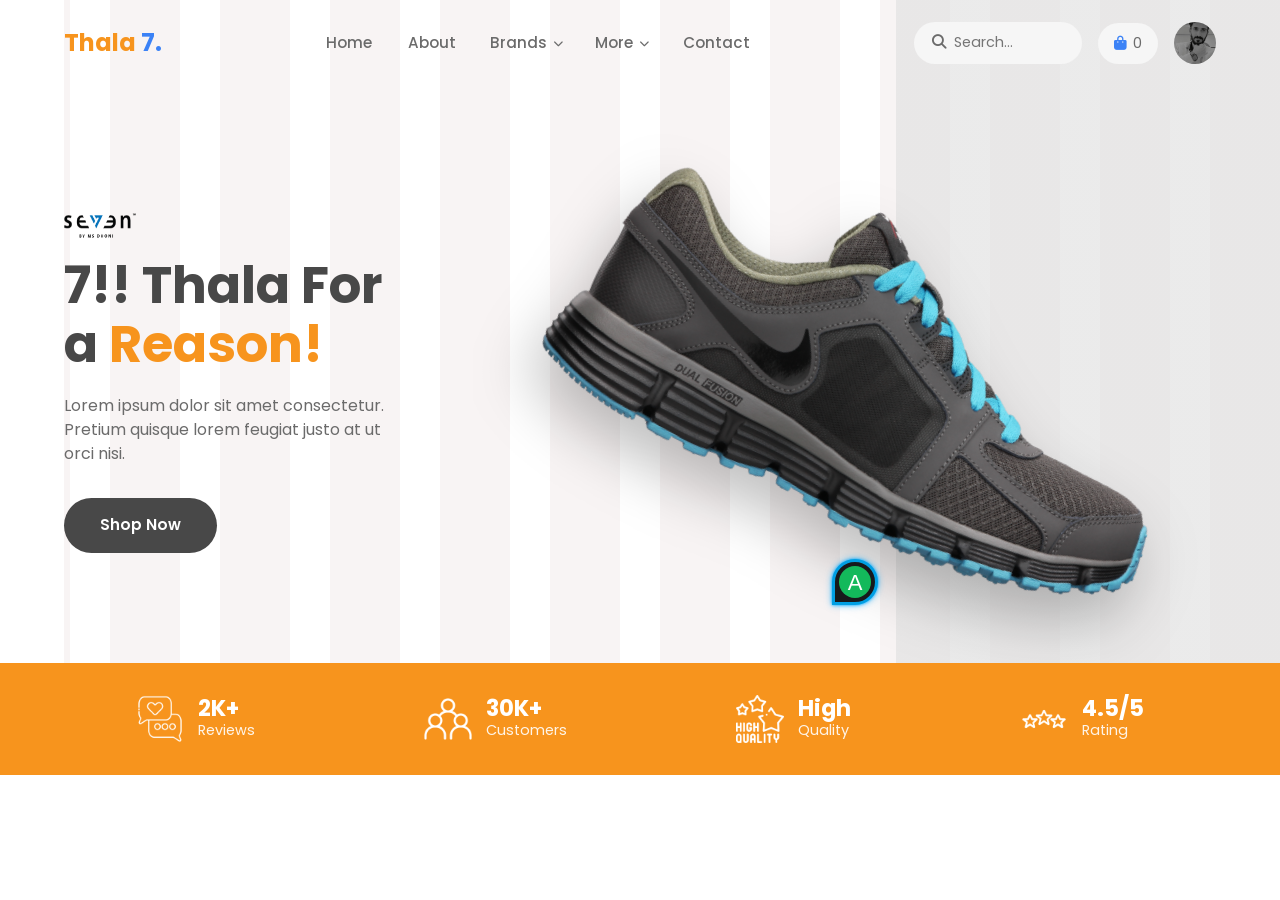
<file: index.html>
<!doctype html>
<html lang="en">
  <head>
    <meta charset="UTF-8" />
    <meta name="viewport" content="width=device-width, initial-scale=1.0" />
    <meta
      name="description"
      content="Thala 7 Sneaker Store - Premium sneakers for every occasion."
    />
    <title>Thala 7 - Sneaker Store</title>
    <link
      rel="stylesheet"
      href="https://cdnjs.cloudflare.com/ajax/libs/font-awesome/6.5.2/css/all.min.css"
    />
    <link rel="preconnect" href="https://fonts.googleapis.com" />
    <link rel="preconnect" href="https://fonts.gstatic.com" crossorigin />
    <link
      href="https://fonts.googleapis.com/css2?family=Poppins:wght@400;500;600;700;800&display=swap"
      rel="stylesheet"
    />

    <link
      rel="icon"
      type="image/png"
      sizes="32x32"
      href="favicon_io/favicon-32x32.png"
    />
    <link
      rel="icon"
      type="image/png"
      sizes="16x16"
      href="favicon_io/favicon-16x16.png"
    />
    <link rel="shortcut icon" href="favicon_io/favicon.ico" />
    <link rel="apple-touch-icon" href="favicon_io/apple-touch-icon.png" />

    <link rel="stylesheet" href="style.css" />
  </head>

  <body>
    <main class="store-container">
      <div class="landing-top">
        <!-- Header -->
        <header class="header">
          <!-- Logo -->
          <a href="index.html" class="logo">
            <span>Thala</span>
            <strong>7.</strong>
          </a>

          <!-- Navigation -->
          <nav class="navbar">
            <div class="nav-links">
              <a href="index.html" class="nav-link">Home</a>
              <a href="#" class="nav-link">About</a>

              <div class="dropdown">
                <button
                  class="dropdown-toggle"
                  tabindex="0"
                  aria-haspopup="true"
                  aria-expanded="false"
                >
                  <span>Brands</span>
                  <i class="fa-solid fa-chevron-down"></i>
                </button>

                <ul class="dropdown-menu">
                  <li><a href="product.html">Nike</a></li>
                  <li><a href="product.html">Adidas</a></li>
                  <li><a href="product.html">Puma</a></li>
                </ul>
              </div>

              <div class="dropdown">
                <button
                  class="dropdown-toggle"
                  tabindex="0"
                  aria-haspopup="true"
                  aria-expanded="false"
                >
                  <span>More</span>
                  <i class="fa-solid fa-chevron-down"></i>
                </button>

                <ul class="dropdown-menu">
                  <li><a href="product.html">Shop</a></li>
                  <li><a href="cart.html">Explore</a></li>
                </ul>
              </div>

              <a href="#" class="nav-link">Contact</a>
            </div>
          </nav>

          <!-- Header Actions -->
          <div class="header-actions">
            <!-- Search -->
            <div class="search-box">
              <span class="search-icon">
                <i class="fa-solid fa-magnifying-glass"></i>
              </span>
              <input type="text" placeholder="Search..." />
            </div>

            <!-- Cart -->
            <button
              type="button"
              class="icon-button cart-button"
              aria-label="Shopping cart"
            >
              <a href="cart.html">
                <span class="cart-icon">
                  <i class="fa-solid fa-bag-shopping"></i>
                </span>
              </a>
              <span class="cart-count">0</span>
            </button>

            <!-- Profile -->
            <button type="button" class="profile-button" aria-label="Profile">
              <img src="images/profile-pic.jpg" alt="Profile" />
            </button>
          </div>
        </header>

        <!-- Hero Section -->
        <section class="hero">
          <div class="hero-left">
            <div class="hero-content">
              <div class="seven-brand">
                <img src="images/seven-logo.png" alt="seven-logo" />
              </div>

              <h1>
                7!! Thala For<br />
                a <span>Reason!</span>
              </h1>

              <p class="hero-description">
                Lorem ipsum dolor sit amet consectetur.<br />
                Pretium quisque lorem feugiat justo at ut orci nisi.
              </p>

              <a href="product.html" class="shop-button">Shop Now</a>
            </div>
          </div>

          <div class="hero-right">
            <div class="hero-background"></div>
            <img src="images/hero-shoe.png" class="hero-shoe" alt="Sneaker" />
          </div>

          <div class="floating-badge">
            <span>A</span>
          </div>
        </section>
      </div>

      <!-- Service Overview -->
      <section class="service-overview">
        <!-- Reviews -->
        <div class="service-item">
          <div class="service-icon">
            <img src="images/reviews.png" alt="customer-reviews" />
          </div>
          <div class="service-text">
            <strong>2K+</strong>
            <span>Reviews</span>
          </div>
        </div>

        <!-- Customers -->
        <div class="service-item">
          <div class="service-icon">
            <img src="images/customers.png" alt="customers" />
          </div>
          <div class="service-text">
            <strong>30K+</strong>
            <span>Customers</span>
          </div>
        </div>

        <!-- High Quality -->
        <div class="service-item">
          <div class="service-icon">
            <img src="images/high-quality.png" alt="quality" />
          </div>
          <div class="service-text">
            <strong>High</strong>
            <span>Quality</span>
          </div>
        </div>

        <!-- Rating -->
        <div class="service-item">
          <div class="service-icon">
            <img src="images/ratings.png" alt="ratings" />
          </div>
          <div class="service-text">
            <strong>4.5/5</strong>
            <span>Rating</span>
          </div>
        </div>
      </section>
    </main>
  </body>
</html>
</file>
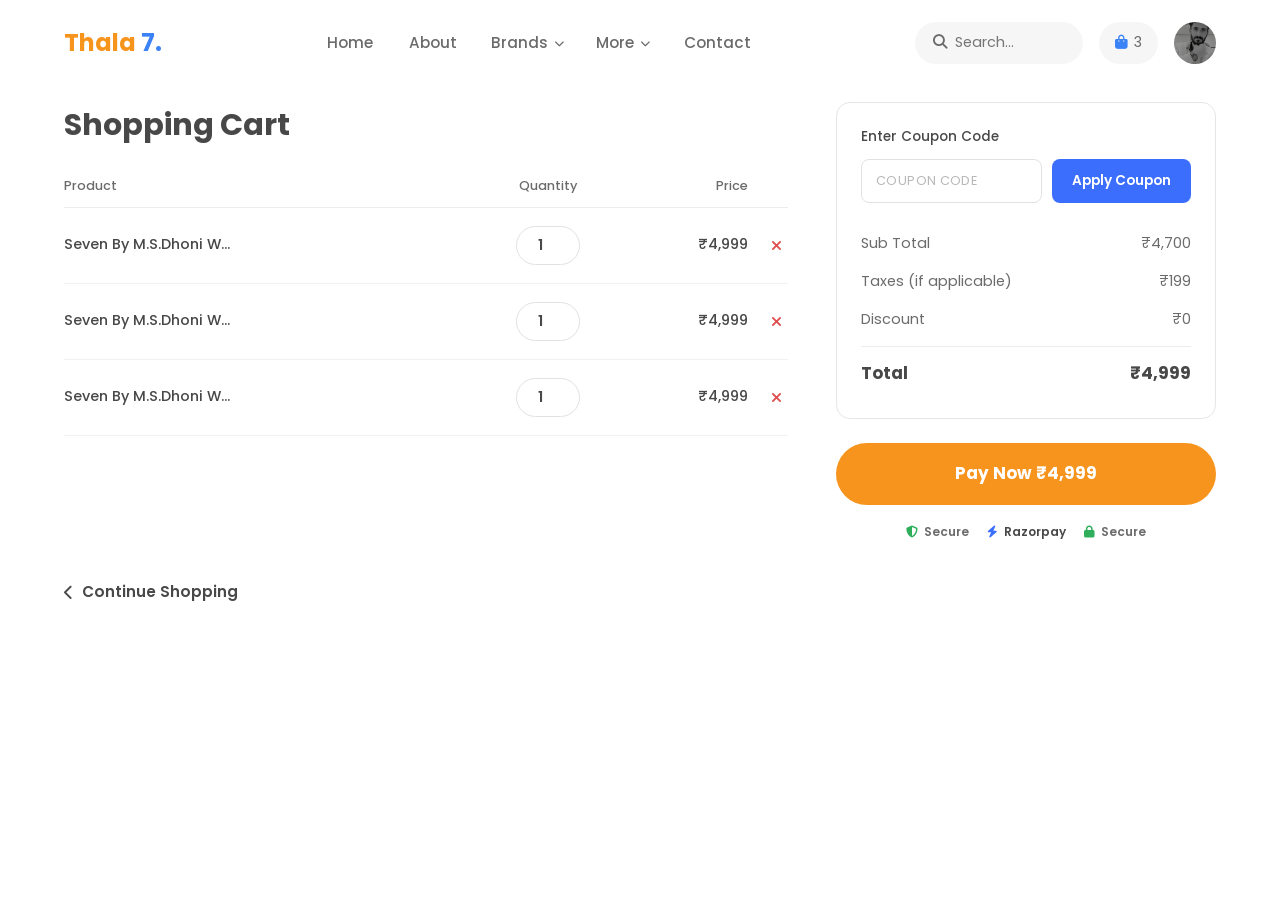
<file: cart.html>
<!doctype html>
<html lang="en">
  <head>
    <meta charset="UTF-8" />
    <meta name="viewport" content="width=device-width, initial-scale=1.0" />
    <meta name="description" content="Shopping Cart - Thala 7 Sneaker Store." />
    <title>Shopping Cart - Thala 7</title>
    <link
      rel="stylesheet"
      href="https://cdnjs.cloudflare.com/ajax/libs/font-awesome/6.5.2/css/all.min.css"
    />
    <link rel="preconnect" href="https://fonts.googleapis.com" />
    <link rel="preconnect" href="https://fonts.gstatic.com" crossorigin />
    <link
      href="https://fonts.googleapis.com/css2?family=Poppins:wght@400;500;600;700;800&display=swap"
      rel="stylesheet"
    />
    <link
      rel="icon"
      type="image/png"
      sizes="32x32"
      href="favicon_io/favicon-32x32.png"
    />
    <link
      rel="icon"
      type="image/png"
      sizes="16x16"
      href="favicon_io/favicon-16x16.png"
    />
    <link rel="shortcut icon" href="favicon_io/favicon.ico" />
    <link rel="apple-touch-icon" href="favicon_io/apple-touch-icon.png" />
    <link rel="stylesheet" href="style.css" />
  </head>

  <body>
    <main class="store-container">
      <header class="header">
        <a href="index.html" class="logo">
          <span>Thala</span>
          <strong>7.</strong>
        </a>

        <nav class="navbar">
          <div class="nav-links">
            <a href="index.html" class="nav-link">Home</a>
            <a href="#" class="nav-link">About</a>

            <div class="dropdown">
              <button
                class="dropdown-toggle"
                aria-haspopup="true"
                aria-expanded="false"
              >
                <span>Brands</span>
                <i class="fa-solid fa-chevron-down"></i>
              </button>

              <ul class="dropdown-menu">
                <li><a href="product.html">Nike</a></li>
                <li><a href="product.html">Adidas</a></li>
                <li><a href="product.html">Puma</a></li>
              </ul>
            </div>

            <div class="dropdown">
              <button
                class="dropdown-toggle"
                aria-haspopup="true"
                aria-expanded="false"
              >
                <span>More</span>
                <i class="fa-solid fa-chevron-down"></i>
              </button>

              <ul class="dropdown-menu">
                <li><a href="product.html">Shop</a></li>
                <li><a href="cart.html">Explore</a></li>
              </ul>
            </div>

            <a href="#" class="nav-link">Contact</a>
          </div>
        </nav>

        <div class="header-actions">
          <div class="search-box">
            <span class="search-icon">
              <i class="fa-solid fa-magnifying-glass"></i>
            </span>
            <input type="text" placeholder="Search..." />
          </div>

          <a
            href="cart.html"
            class="icon-button cart-button"
            aria-label="Shopping cart"
          >
            <span class="cart-icon">
              <i class="fa-solid fa-bag-shopping"></i>
            </span>
            <span class="cart-count">3</span>
          </a>

          <button type="button" class="profile-button" aria-label="Profile">
            <img src="images/profile-pic.jpg" alt="Profile" />
          </button>
        </div>
      </header>

      <!-- Cart Section -->
      <section class="cart-section">
        <!-- Left container -->
        <div class="cart-left">
          <h1 class="cart-heading">Shopping Cart</h1>

          <table class="cart-table">
            <thead>
              <tr>
                <th class="col-product">Product</th>
                <th class="col-quantity">Quantity</th>
                <th class="col-price">Price</th>
                <th class="col-remove"></th>
              </tr>
            </thead>
            <tbody>
              <tr class="cart-row">
                <td class="col-product">Seven By M.S.Dhoni W...</td>
                <td class="col-quantity">
                  <input
                    type="number"
                    class="qty-input"
                    value="1"
                    min="1"
                    max="10"
                    aria-label="Quantity"
                  />
                </td>
                <td class="col-price">&#8377;4,999</td>
                <td class="col-remove">
                  <span class="remove-btn" aria-label="Remove item">
                    <i class="fa-solid fa-xmark"></i>
                  </span>
                </td>
              </tr>

              <tr class="cart-row">
                <td class="col-product">Seven By M.S.Dhoni W...</td>
                <td class="col-quantity">
                  <input
                    type="number"
                    class="qty-input"
                    value="1"
                    min="1"
                    max="10"
                    aria-label="Quantity"
                  />
                </td>
                <td class="col-price">&#8377;4,999</td>
                <td class="col-remove">
                  <span class="remove-btn" aria-label="Remove item">
                    <i class="fa-solid fa-xmark"></i>
                  </span>
                </td>
              </tr>

              <tr class="cart-row">
                <td class="col-product">Seven By M.S.Dhoni W...</td>
                <td class="col-quantity">
                  <input
                    type="number"
                    class="qty-input"
                    value="1"
                    min="1"
                    max="10"
                    aria-label="Quantity"
                  />
                </td>
                <td class="col-price">&#8377;4,999</td>
                <td class="col-remove">
                  <span class="remove-btn" aria-label="Remove item">
                    <i class="fa-solid fa-xmark"></i>
                  </span>
                </td>
              </tr>
            </tbody>
          </table>
        </div>

        <!-- Right container -->
        <div class="cart-right">
          <div class="coupon-card">
            <label class="coupon-label" for="couponInput"
              >Enter Coupon Code</label
            >
            <div class="coupon-row">
              <input
                type="text"
                id="couponInput"
                class="coupon-input"
                placeholder="COUPON CODE"
              />
              <button type="button" class="apply-coupon-button">
                Apply Coupon
              </button>
            </div>

            <div class="summary-row">
              <span>Sub Total</span>
              <span>&#8377;4,700</span>
            </div>
            <div class="summary-row">
              <span>Taxes (if applicable)</span>
              <span>&#8377;199</span>
            </div>
            <div class="summary-row">
              <span>Discount</span>
              <span>&#8377;0</span>
            </div>
            <div class="summary-row summary-total">
              <span>Total</span>
              <span>&#8377;4,999</span>
            </div>
          </div>

          <a href="payment.html" class="pay-now-button">
            Pay Now &#8377;4,999
          </a>

          <div class="payment-badges">
            <span class="payment-badge"
              ><i class="fa-solid fa-shield-halved"></i> Secure</span
            >
            <span class="payment-badge payment-badge-brand"
              ><i class="fa-solid fa-bolt"></i> Razorpay</span
            >
            <span class="payment-badge"
              ><i class="fa-solid fa-lock"></i> Secure</span
            >
          </div>
        </div>
      </section>

      <div class="cart-bottom">
        <a href="index.html" class="continue-shopping-link">
          <i class="fa-solid fa-chevron-left"></i> Continue Shopping
        </a>
      </div>
    </main>
  </body>
</html>
</file>
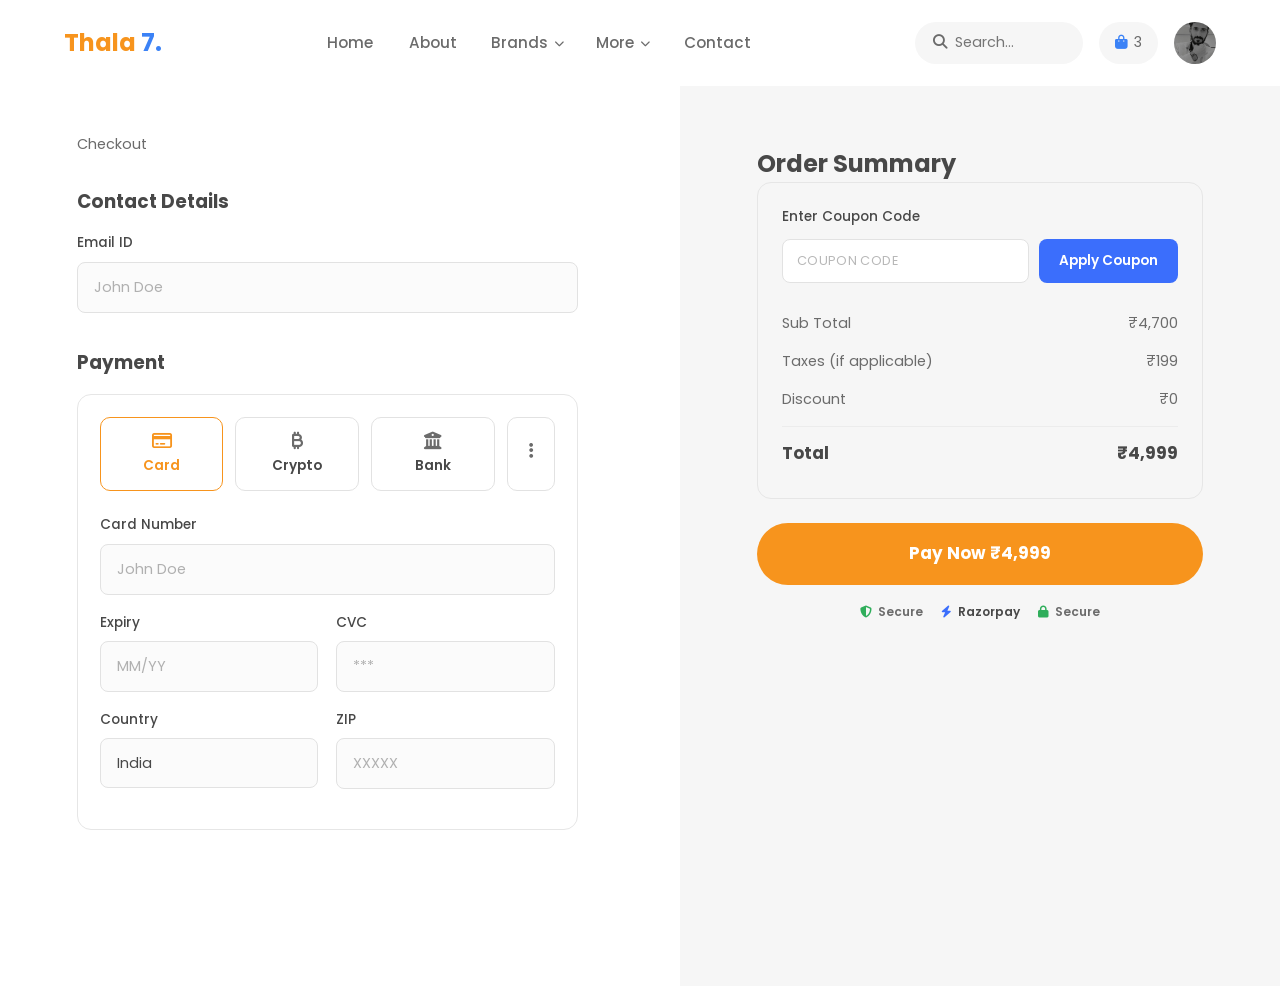
<file: payment.html>
<!doctype html>
<html lang="en">
  <head>
    <meta charset="UTF-8" />
    <meta name="viewport" content="width=device-width, initial-scale=1.0" />
    <meta name="description" content="Checkout - Thala 7 Sneaker Store." />
    <title>Checkout - Thala 7</title>
    <link
      rel="stylesheet"
      href="https://cdnjs.cloudflare.com/ajax/libs/font-awesome/6.5.2/css/all.min.css"
    />
    <link rel="preconnect" href="https://fonts.googleapis.com" />
    <link rel="preconnect" href="https://fonts.gstatic.com" crossorigin />
    <link
      href="https://fonts.googleapis.com/css2?family=Poppins:wght@400;500;600;700;800&display=swap"
      rel="stylesheet"
    />
    <link
      rel="icon"
      type="image/png"
      sizes="32x32"
      href="favicon_io/favicon-32x32.png"
    />
    <link
      rel="icon"
      type="image/png"
      sizes="16x16"
      href="favicon_io/favicon-16x16.png"
    />
    <link rel="shortcut icon" href="favicon_io/favicon.ico" />
    <link rel="apple-touch-icon" href="favicon_io/apple-touch-icon.png" />
    <link rel="stylesheet" href="style.css" />
  </head>

  <body>
    <main class="checkout-page">
      <header class="header">
        <a href="index.html" class="logo">
          <span>Thala</span>
          <strong>7.</strong>
        </a>

        <nav class="navbar">
          <div class="nav-links">
            <a href="index.html" class="nav-link">Home</a>
            <a href="#" class="nav-link">About</a>

            <div class="dropdown">
              <button
                class="dropdown-toggle"
                aria-haspopup="true"
                aria-expanded="false"
              >
                <span>Brands</span>
                <i class="fa-solid fa-chevron-down"></i>
              </button>

              <ul class="dropdown-menu">
                <li><a href="product.html">Nike</a></li>
                <li><a href="product.html">Adidas</a></li>
                <li><a href="product.html">Puma</a></li>
              </ul>
            </div>

            <div class="dropdown">
              <button
                class="dropdown-toggle"
                aria-haspopup="true"
                aria-expanded="false"
              >
                <span>More</span>
                <i class="fa-solid fa-chevron-down"></i>
              </button>

              <ul class="dropdown-menu">
                <li><a href="product.html">Shop</a></li>
                <li><a href="cart.html">Explore</a></li>
              </ul>
            </div>

            <a href="#" class="nav-link">Contact</a>
          </div>
        </nav>

        <div class="header-actions">
          <div class="search-box">
            <span class="search-icon">
              <i class="fa-solid fa-magnifying-glass"></i>
            </span>
            <input type="text" placeholder="Search..." />
          </div>

          <a
            href="cart.html"
            class="icon-button cart-button"
            aria-label="Shopping cart"
          >
            <span class="cart-icon">
              <i class="fa-solid fa-bag-shopping"></i>
            </span>
            <span class="cart-count">3</span>
          </a>

          <button type="button" class="profile-button" aria-label="Profile">
            <img src="images/profile-pic.jpg" alt="Profile" />
          </button>
        </div>
      </header>

      <section class="checkout-section">
        <!-- Left container -->
        <div class="checkout-left">
          <p class="checkout-subheading">Checkout</p>

          <h2 class="section-heading">Contact Details</h2>
          <div class="form-group">
            <label for="emailId" class="form-label">Email ID</label>
            <input
              type="email"
              id="emailId"
              class="form-input"
              placeholder="John Doe"
            />
          </div>

          <h2 class="section-heading">Payment</h2>

          <div class="payment-card">
            <input
              type="radio"
              name="payment-method"
              id="tab-card"
              class="tab-radio"
              checked
            />
            <label for="tab-card" class="payment-tab">
              <i class="fa-regular fa-credit-card"></i>
              Card
            </label>

            <input
              type="radio"
              name="payment-method"
              id="tab-crypto"
              class="tab-radio"
            />
            <label for="tab-crypto" class="payment-tab">
              <i class="fa-solid fa-bitcoin-sign"></i>
              Crypto
            </label>

            <input
              type="radio"
              name="payment-method"
              id="tab-bank"
              class="tab-radio"
            />
            <label for="tab-bank" class="payment-tab">
              <i class="fa-solid fa-building-columns"></i>
              Bank
            </label>

            <span class="payment-tab payment-tab-more" aria-hidden="true">
              <i class="fa-solid fa-ellipsis-vertical"></i>
            </span>

            <!-- Card form -->
            <div class="payment-form" id="form-card">
              <div class="form-group">
                <label for="cardNumber" class="form-label">Card Number</label>
                <input
                  type="text"
                  id="cardNumber"
                  class="form-input"
                  placeholder="John Doe"
                  inputmode="numeric"
                />
              </div>

              <div class="form-row">
                <div class="form-group">
                  <label for="expiry" class="form-label">Expiry</label>
                  <input
                    type="text"
                    id="expiry"
                    class="form-input"
                    placeholder="MM/YY"
                  />
                </div>
                <div class="form-group">
                  <label for="cvc" class="form-label">CVC</label>
                  <input
                    type="text"
                    id="cvc"
                    class="form-input"
                    placeholder="***"
                    inputmode="numeric"
                  />
                </div>
              </div>

              <div class="form-row">
                <div class="form-group">
                  <label for="country" class="form-label">Country</label>
                  <select id="country" class="form-input">
                    <option>India</option>
                    <option>United States</option>
                    <option>United Kingdom</option>
                    <option>Australia</option>
                  </select>
                </div>
                <div class="form-group">
                  <label for="zip" class="form-label">ZIP</label>
                  <input
                    type="text"
                    id="zip"
                    class="form-input"
                    placeholder="XXXXX"
                    inputmode="numeric"
                  />
                </div>
              </div>
            </div>

            <!-- Crypto form -->
            <div class="payment-form" id="form-crypto">
              <div class="form-group">
                <label for="walletAddress" class="form-label"
                  >Wallet Address</label
                >
                <input
                  type="text"
                  id="walletAddress"
                  class="form-input"
                  placeholder="0x0000...0000"
                />
              </div>
              <div class="form-group">
                <label for="cryptoCoin" class="form-label">Coin</label>
                <select id="cryptoCoin" class="form-input">
                  <option>Bitcoin (BTC)</option>
                  <option>Ethereum (ETH)</option>
                  <option>USDT</option>
                </select>
              </div>
            </div>

            <!-- Bank form -->
            <div class="payment-form" id="form-bank">
              <div class="form-group">
                <label for="accountNumber" class="form-label"
                  >Account Number</label
                >
                <input
                  type="text"
                  id="accountNumber"
                  class="form-input"
                  placeholder="0000 0000 0000"
                  inputmode="numeric"
                />
              </div>
              <div class="form-group">
                <label for="ifsc" class="form-label">IFSC Code</label>
                <input
                  type="text"
                  id="ifsc"
                  class="form-input"
                  placeholder="ABCD0123456"
                />
              </div>
            </div>
          </div>
        </div>

        <!-- Right container -->
        <div class="checkout-right">
          <h1 class="order-summary-heading">Order Summary</h1>

          <div class="coupon-card">
            <label class="coupon-label" for="couponInput"
              >Enter Coupon Code</label
            >
            <div class="coupon-row">
              <input
                type="text"
                id="couponInput"
                class="coupon-input"
                placeholder="COUPON CODE"
              />
              <button type="button" class="apply-coupon-button">
                Apply Coupon
              </button>
            </div>

            <div class="summary-row">
              <span>Sub Total</span>
              <span>&#8377;4,700</span>
            </div>
            <div class="summary-row">
              <span>Taxes (if applicable)</span>
              <span>&#8377;199</span>
            </div>
            <div class="summary-row">
              <span>Discount</span>
              <span>&#8377;0</span>
            </div>
            <div class="summary-row summary-total">
              <span>Total</span>
              <span>&#8377;4,999</span>
            </div>
          </div>

          <a href="index.html" class="pay-now-button"> Pay Now &#8377;4,999 </a>

          <div class="payment-badges">
            <span class="payment-badge"
              ><i class="fa-solid fa-shield-halved"></i> Secure</span
            >
            <span class="payment-badge payment-badge-brand"
              ><i class="fa-solid fa-bolt"></i> Razorpay</span
            >
            <span class="payment-badge"
              ><i class="fa-solid fa-lock"></i> Secure</span
            >
          </div>
        </div>
      </section>
    </main>
  </body>
</html>
</file>
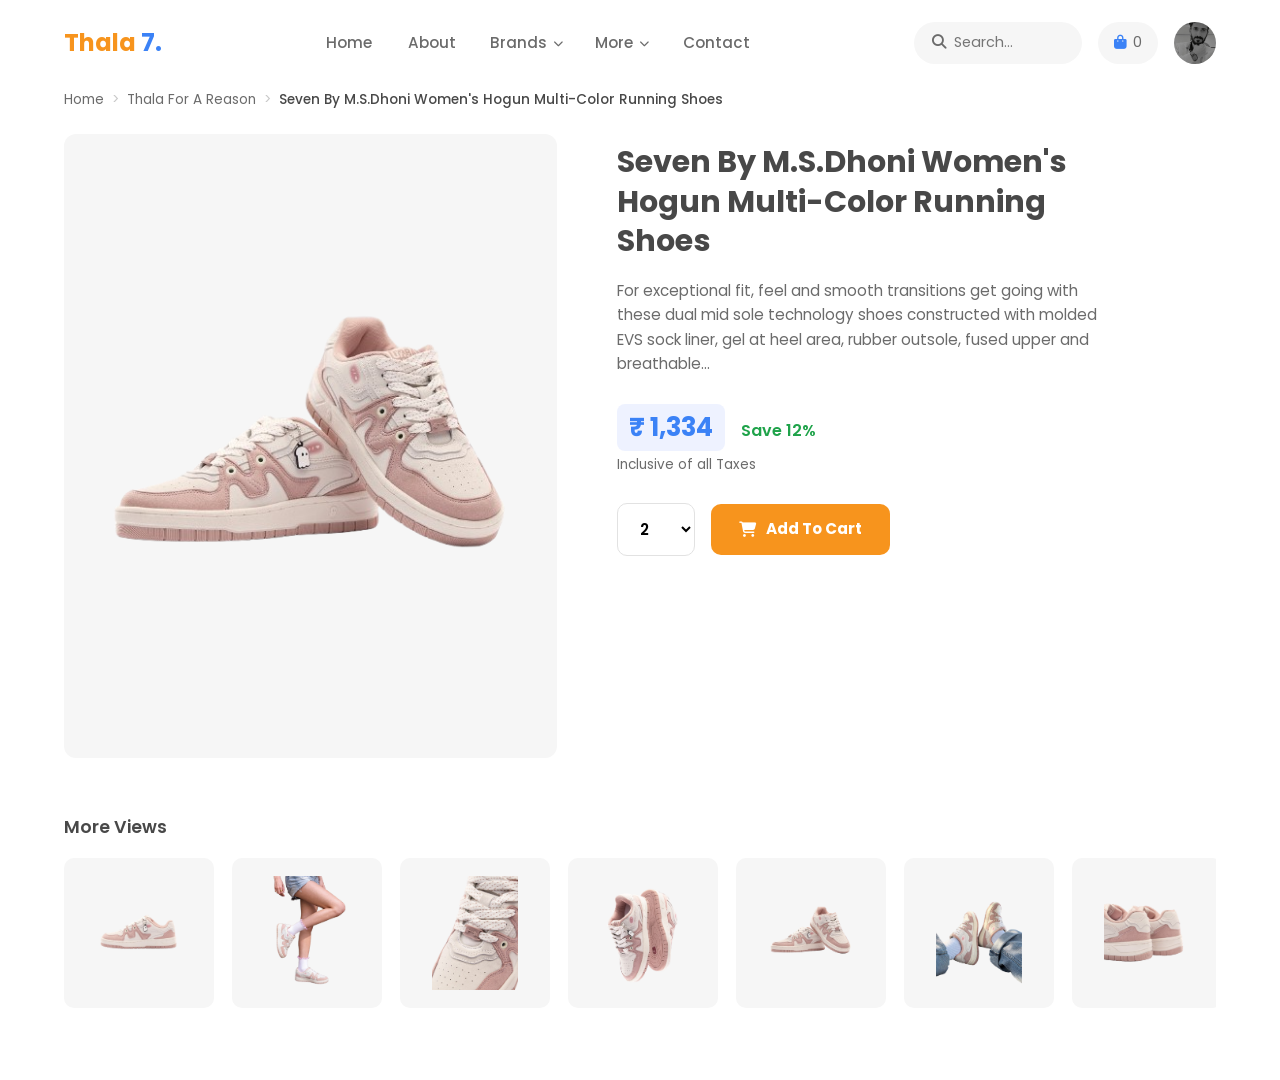
<file: product.html>
<!doctype html>
<html lang="en">
  <head>
    <meta charset="UTF-8" />
    <meta name="viewport" content="width=device-width, initial-scale=1.0" />
    <meta
      name="description"
      content="Seven By M.S.Dhoni Women's Hogun Multi-Color Running Shoes - Thala 7 Sneaker Store."
    />
    <title>Seven By M.S.Dhoni Women's Hogun - Thala 7</title>
    <link
      rel="stylesheet"
      href="https://cdnjs.cloudflare.com/ajax/libs/font-awesome/6.5.2/css/all.min.css"
    />
    <link rel="preconnect" href="https://fonts.googleapis.com" />
    <link rel="preconnect" href="https://fonts.gstatic.com" crossorigin />
    <link
      href="https://fonts.googleapis.com/css2?family=Poppins:wght@400;500;600;700;800&display=swap"
      rel="stylesheet"
    />
    <link rel="stylesheet" href="style.css" />
    <link
      rel="icon"
      type="image/png"
      sizes="32x32"
      href="favicon_io/favicon-32x32.png"
    />
    <link
      rel="icon"
      type="image/png"
      sizes="16x16"
      href="favicon_io/favicon-16x16.png"
    />
    <link rel="shortcut icon" href="favicon_io/favicon.ico" />
    <link rel="apple-touch-icon" href="favicon_io/apple-touch-icon.png" />
  </head>

  <body>
    <main class="store-container">
      <header class="header">
        <a href="index.html" class="logo">
          <span>Thala</span>
          <strong>7.</strong>
        </a>

        <nav class="navbar">
          <div class="nav-links">
            <a href="index.html" class="nav-link">Home</a>
            <a href="#" class="nav-link">About</a>

            <div class="dropdown">
              <button
                class="dropdown-toggle"
                aria-haspopup="true"
                aria-expanded="false"
              >
                <span>Brands</span>
                <i class="fa-solid fa-chevron-down"></i>
              </button>

              <ul class="dropdown-menu">
                <li><a href="product.html">Nike</a></li>
                <li><a href="product.html">Adidas</a></li>
                <li><a href="product.html">Puma</a></li>
              </ul>
            </div>

            <div class="dropdown">
              <button
                class="dropdown-toggle"
                aria-haspopup="true"
                aria-expanded="false"
              >
                <span>More</span>
                <i class="fa-solid fa-chevron-down"></i>
              </button>

              <ul class="dropdown-menu">
                <li><a href="product.html">Shop</a></li>
                <li><a href="cart.html">Explore</a></li>
              </ul>
            </div>

            <a href="#" class="nav-link">Contact</a>
          </div>
        </nav>

        <div class="header-actions">
          <div class="search-box">
            <span class="search-icon">
              <i class="fa-solid fa-magnifying-glass"></i>
            </span>
            <input type="text" placeholder="Search..." />
          </div>

          <a
            href="cart.html"
            class="icon-button cart-button"
            aria-label="Shopping cart"
          >
            <span class="cart-icon">
              <i class="fa-solid fa-bag-shopping"></i>
            </span>
            <span class="cart-count">0</span>
          </a>

          <button type="button" class="profile-button" aria-label="Profile">
            <img src="images/profile-pic.jpg" alt="Profile" />
          </button>
        </div>
      </header>

      <!-- BREADCRUMB -->
      <nav class="breadcrumb" aria-label="Breadcrumb">
        <a href="index.html">Home</a>
        <span class="breadcrumb-sep">&gt;</span>
        <a href="index.html">Thala For A Reason</a>
        <span class="breadcrumb-sep">&gt;</span>
        <span class="breadcrumb-current"
          >Seven By M.S.Dhoni Women's Hogun Multi-Color Running Shoes</span
        >
      </nav>

      <!-- Main Product Display Section -->
      <section class="product-main">
        <!-- Left: main product image -->
        <div class="product-image">
          <img
            id="mainProductImage"
            src="images/shoe-front.png"
            alt="Seven By M.S.Dhoni Women's Hogun Multi-Color Running Shoes"
          />
        </div>

        <!-- Right: product details -->
        <div class="product-details">
          <h1 class="product-name">
            Seven By M.S.Dhoni Women's Hogun Multi-Color Running Shoes
          </h1>

          <p class="product-description">
            For exceptional fit, feel and smooth transitions get going with
            these dual mid sole technology shoes constructed with molded EVS
            sock liner, gel at heel area, rubber outsole, fused upper and
            breathable...
          </p>

          <div class="product-price-row">
            <span class="price-current">&#8377; 1,334</span>
            <span class="price-save">Save 12%</span>
          </div>
          <p class="price-note">Inclusive of all Taxes</p>

          <div class="product-actions">
            <div class="quantity-select">
              <select id="quantity" aria-label="Quantity">
                <option>1</option>
                <option selected>2</option>
                <option>3</option>
                <option>4</option>
                <option>5</option>
              </select>
            </div>

            <a href="cart.html" class="add-to-cart-button">
              <i class="fa-solid fa-cart-shopping"></i>
              Add To Cart
            </a>
          </div>
        </div>
      </section>

      <!-- Bottom Gallery Section -->
      <section class="gallery-section">
        <h2 class="gallery-title">More Views</h2>

        <div class="gallery-scroll">
          <div class="gallery-item">
            <img src="images/shoe-left.png" alt="Left Side view of the shoe" />
          </div>
          <div class="gallery-item">
            <img src="images/shoe-side.png" alt="Side view of the shoe" />
          </div>
          <div class="gallery-item">
            <img src="images/shoe-top.png" alt="Top view of the shoe" />
          </div>
          <div class="gallery-item">
            <img src="images/shoe-bottom.png" alt="Bottom view of the shoe" />
          </div>
          <div class="gallery-item">
            <img src="images/shoe-front.png" alt="Front view of the shoe" />
          </div>
          <div class="gallery-item">
            <img src="images/shoe-sole.png" alt="Sole view of the shoe" />
          </div>
          <div class="gallery-item">
            <img src="images/shoe-back.png" alt="Back view of the shoe" />
          </div>
          <div class="gallery-item">
            <img src="images/shoe-closeup.png" alt="closeup view of the shoe" />
          </div>
        </div>
      </section>
    </main>
  </body>
</html>
</file>
<file: style.css>
* {
  margin: 0;
  padding: 0;
  box-sizing: border-box;
}

:root {
  --orange: #f7941d;
  --dark: #484848;
  --gray-text: #6b6b6b;
  --gray-secondary: #AF99A1;
  --light-bg: #f6f6f6;
  --stripe-bg: #fbfbfb;
  --blue-text: #3b82f6;
  --max-width: 1300px;
}

body {
  font-family: "Poppins", "Segoe UI", Arial, sans-serif;
  color: var(--dark);
  line-height: 1.5;
  overflow-x: hidden;
}

img {
  max-width: 100%;
  display: block;
}

a {
  text-decoration: none;
  color: inherit;
}

/* Header */
.header {
  display: flex;
  align-items: center;
  justify-content: space-between;
  gap: 24px;
  padding: 22px 5%;
  flex-wrap: wrap;
}

.logo {
  font-size: 1.5rem;
  font-weight: 700;
  color: var(--dark);
  white-space: nowrap;
}

.logo span {
  color: var(--orange);
}

.logo strong {
  color: var(--blue-text);
}

.navbar {
  flex: 1;
  display: flex;
  justify-content: center;
}

.nav-links {
  display: flex;
  align-items: center;
  gap: 32px;
}

.nav-link {
  font-size: 0.95rem;
  font-weight: 500;
  color: var(--gray-text);
  padding: 6px 2px;
  transition: color 0.2s ease;
}

.nav-link:hover,
.nav-link.active {
  color: var(--orange);
}

.dropdown {
  position: relative;
  display: inline-block;
}

.dropdown-toggle {
  display: inline-flex;
  align-items: center;
  gap: 6px;
  background: transparent;
  border: none;
  cursor: pointer;
  padding: 8px 0;
  font-family: inherit;
  font-size: 0.95rem;
  font-weight: 500;
  color: var(--gray-text);
  line-height: 1.2;
}

.dropdown-toggle i {
  font-size: 10px;
  transition: transform 0.2s ease;
}

/* Dropdown Menu */
.dropdown-menu {
  position: absolute;
  top: 100%;
  left: 0;
  min-width: 140px;
  margin: 0;
  padding: 8px 0;
  list-style: none;
  background-color: #ffffff;
  border: 1px solid #e2e8f0;
  border-radius: 6px;
  box-shadow: 0 4px 12px rgba(0, 0, 0, 0.08);
  opacity: 0;
  visibility: hidden;
  transform: translateY(8px);
  transition: all 0.2s ease;
  z-index: 1000;
}

.dropdown-menu a {
  display: block;
  padding: 8px 16px;
  color: #333;
  text-decoration: none;
  font-size: 14px;
}

.dropdown-menu a:hover {
  background-color: #f1f5f9;
}

/* Show menu on hover */
.dropdown:hover .dropdown-menu {
  opacity: 1;
  visibility: visible;
  transform: translateY(0);
}

.header-actions {
  display: flex;
  align-items: center;
  gap: 16px;
}

.search-box {
  display: flex;
  align-items: center;
  gap: 8px;
  background: var(--light-bg);
  border-radius: 999px;
  padding: 10px 18px;
}

.search-box input {
  border: none;
  background: transparent;
  outline: none;
  font-family: inherit;
  font-size: 0.9rem;
  width: 110px;
}

.search-icon {
  color: var(--gray-text);
  font-size: 0.9rem;
}

.icon-button {
  display: flex;
  align-items: center;
  gap: 6px;
  background: var(--light-bg);
  border: none;
  border-radius: 999px;
  padding: 10px 16px;
  cursor: pointer;
  font-family: inherit;
  font-weight: 600;
  font-size: 0.9rem;
  color: var(--dark);
}

.cart-icon {
  color: var(--blue-text);
}

.cart-count {
  color: var(--gray-text);
  font-weight: lighter;
}

.profile-button {
  border: none;
  background: none;
  padding: 0;
  cursor: pointer;
  width: 42px;
  height: 42px;
  border-radius: 50%;
  overflow: hidden;
  flex-shrink: 0;
}

.profile-button img {
  width: 100%;
  height: 100%;
  object-fit: cover;
}

.landing-top {
  background:
    linear-gradient(
      to right,
      #ffffff 0%,
      #ffffff 5%,
      transparent 5%,
      transparent 100%
    ),
    linear-gradient(
      to right,
      transparent 0%,
      transparent 70%,
      rgba(225, 225, 225, 0.68) 70%,
      rgba(225, 225, 225, 0.68) 100%
    ),
    repeating-linear-gradient(
      90deg,
      #f8f4f4 0px,
      #f8f4f4 70px,
      #ffffff 70px,
      #ffffff 110px
    );
}

/* Hero Section */
.hero {
  position: relative;
  display: flex;
  align-items: stretch;
  min-height: 560px;
  overflow: hidden;
}

.hero-left {
  flex: 1 1 50%;
  display: flex;
  align-items: center;
  padding: 40px 5%;
  position: relative;
  z-index: 2;
}

.hero-content {
  max-width: 520px;
  display: flex;
  flex-direction: column;
  align-items: flex-start;
}

.seven-brand {
  margin: 0;
  line-height: 0;
}

.seven-brand img {
  display: block;
  width: auto;
  height: 60px;
  margin-left: -16px;
}

.hero h1 {
  margin: 0 0 20px;
  font-size: clamp(2.2rem, 4vw, 3.2rem);
  font-weight: 700;
  line-height: 1.15;
}

.hero h1 span {
  color: var(--orange);
}

.hero-description {
  margin: 0 0 32px;
  max-width: 380px;
  color: var(--gray-text);
  font-size: 1rem;
}

.seven-brand,
.hero h1,
.hero-description,
.shop-button {
  margin-left: 0;
}

.shop-button {
  display: inline-block;
  background: var(--dark);
  color: #ffffff;
  font-weight: 600;
  font-size: 0.95rem;
  padding: 16px 36px;
  border-radius: 999px;
  transition:
    transform 0.2s ease,
    background 0.2s ease;
}

.shop-button:hover {
  background: var(--orange);
  transform: translateY(-2px);
}

.hero-right {
  /* flex: 1 1 50%; */
  position: relative;
  display: flex;
  align-items: center;
  justify-content: center;
  overflow: hidden;
}

.hero-background {
  position: absolute;
  inset: 0;
}

.hero-shoe {
  position: relative;
  z-index: 1;
  height: 100%;
  width: 100%;
  object-fit: contain;
  transform: rotate(25deg);
  filter: drop-shadow(0 30px 30px rgba(0, 0, 0, 0.25));
}

.floating-badge {
  position: absolute;
  left: 65%;
  bottom: 10%;
  width: 46px;
  height: 46px;
  z-index: 30;
  background: #17191b;
  border: 3px solid #009fe3;
  border-radius: 50% 50% 50% 0;
  transform: rotate(0deg);
  display: flex;
  align-items: center;
  justify-content: center;

  box-shadow:
    0 0 3px #00a8ff,
    0 0 7px rgba(0, 168, 255, 0.65);
}

.floating-badge span {
  width: 32px;
  height: 32px;
  border-radius: 50%;
  background: #13b95b;
  color: #ffffff;
  display: flex;
  align-items: center;
  justify-content: center;
  font-family: Arial, Helvetica, sans-serif;
  font-size: 22px;
  font-weight: 400;
  transform: rotate(0deg);
}

/* Service Overview */
.service-overview {
  width: 100%;
  background: var(--orange);
  display: flex;
  flex-wrap: wrap;
  justify-content: space-around;
  align-items: center;
  padding: 32px 5%;
  gap: 24px;
}

.service-item {
  display: flex;
  align-items: center;
  gap: 14px;
}

.service-icon {
  width: 48px;
  height: 48px;
  flex-shrink: 0;
  display: flex;
  align-items: center;
  justify-content: center;
}

.service-icon img {
  width: 100%;
  height: 100%;
  object-fit: contain;
  filter: brightness(0) invert(1);
}

.service-text {
  display: flex;
  flex-direction: column;
  color: #ffffff;
}

.service-text strong {
  font-size: 1.4rem;
  font-weight: 700;
  line-height: 1.1;
}

.service-text span {
  font-size: 0.9rem;
  opacity: 0.9;
}

.breadcrumb {
  display: flex;
  align-items: center;
  flex-wrap: wrap;
  gap: 8px;
  padding: 4px 5% 24px;
  font-size: 0.85rem;
  color: var(--gray-text);
}

.breadcrumb a {
  color: var(--gray-text);
  transition: color 0.2s ease;
}

.breadcrumb a:hover {
  color: var(--orange);
}

.breadcrumb-sep {
  color: #c9c9c9;
}

.breadcrumb-current {
  color: var(--dark);
  font-weight: 500;
}

.product-main {
  display: flex;
  gap: 60px;
  padding: 0 5% 56px;
  align-items: flex-start;
}

.product-image {
  flex: 1 1 45%;
  background: var(--light-bg);
  border-radius: 12px;
  display: flex;
  align-items: center;
  justify-content: center;
  padding: 32px;
  min-height: 360px;
}

.product-image img {
  width: 100%;
  max-width: 420px;
}

.product-details {
  flex: 1 1 55%;
  display: flex;
  flex-direction: column;
  padding-top: 8px;
}

.product-name {
  font-size: clamp(1.4rem, 2.4vw, 1.9rem);
  font-weight: 700;
  line-height: 1.3;
  margin-bottom: 18px;
  max-width: 520px;
}

.product-description {
  color: var(--gray-text);
  font-size: 0.95rem;
  line-height: 1.6;
  max-width: 480px;
  margin-bottom: 28px;
}

.product-price-row {
  display: flex;
  align-items: baseline;
  gap: 16px;
  margin-bottom: 4px;
}

.price-current {
  font-size: 1.6rem;
  font-weight: 700;
  color: var(--blue-text);
  background: #eef2ff;
  padding: 4px 12px;
  border-radius: 8px;
}

.price-save {
  font-size: 1rem;
  font-weight: 600;
  color: #1fa34a;
}

.price-note {
  font-size: 0.85rem;
  color: var(--gray-text);
  margin-bottom: 28px;
}

.product-actions {
  display: flex;
  align-items: center;
  gap: 16px;
  flex-wrap: wrap;
}

.quantity-select select {
  font-family: inherit;
  font-size: 0.95rem;
  font-weight: 600;
  padding: 14px 18px;
  border: 1px solid #e2e2e2;
  border-radius: 10px;
  background: #ffffff;
  cursor: pointer;
  min-width: 78px;
}

.add-to-cart-button {
  display: flex;
  align-items: center;
  gap: 10px;
  background: var(--orange);
  color: #ffffff;
  font-family: inherit;
  font-weight: 700;
  font-size: 0.95rem;
  border: none;
  border-radius: 10px;
  padding: 14px 28px;
  cursor: pointer;
  transition:
    background 0.2s ease,
    transform 0.2s ease;
}

.add-to-cart-button:hover {
  background: #e08211;
  transform: translateY(-2px);
}

/* Product Page */
.gallery-section {
  padding: 0 5% 60px;
}

.gallery-title {
  font-size: 1.1rem;
  font-weight: 600;
  margin-bottom: 18px;
}

.gallery-scroll {
  display: flex;
  gap: 18px;
  overflow-x: auto;
  padding-bottom: 12px;
  scroll-snap-type: x proximity;
  scrollbar-width: none;
  -ms-overflow-style: none;
}

.gallery-scroll::-webkit-scrollbar {
  height: 6px;
  display: none;
}

.gallery-scroll::-webkit-scrollbar-thumb {
  background: #e2e2e2;
  border-radius: 999px;
}

.gallery-item {
  flex: 0 0 auto;
  width: 150px;
  height: 150px;
  background: var(--light-bg);
  border-radius: 10px;
  display: flex;
  align-items: center;
  justify-content: center;
  padding: 16px;
  scroll-snap-align: start;
  border: 2px solid transparent;
  cursor: pointer;
  transition: border-color 0.2s ease;
}

.gallery-item img {
  width: 100%;
  height: 100%;
  object-fit: contain;
}

.gallery-item.active,
.gallery-item:hover {
  border-color: var(--orange);
}

/* Cart Page */
.cart-section {
  display: flex;
  gap: 48px;
  padding: 16px 5% 40px;
  align-items: flex-start;
}

.cart-left {
  flex: 1 1 65%;
}

.cart-right {
  flex: 1 1 35%;
  max-width: 380px;
  display: flex;
  flex-direction: column;
}

.cart-heading {
  font-size: 1.9rem;
  font-weight: 700;
  margin-bottom: 28px;
}

/* Cart table */
.cart-table {
  width: 100%;
  border-collapse: collapse;
}

.cart-table thead th {
  text-align: left;
  font-size: 0.8rem;
  font-weight: 500;
  color: var(--gray-text);
  padding-bottom: 12px;
  border-bottom: 1px solid #ececec;
}

.cart-table .col-quantity {
  text-align: center;
}

.cart-table .col-price {
  text-align: right;
}

.cart-table tbody td {
  padding: 18px 0;
  border-bottom: 1px solid #f1f1f1;
  font-size: 0.9rem;
  vertical-align: middle;
}

.cart-table .col-product {
  font-weight: 500;
}

.cart-table .col-price {
  text-align: right;
  font-weight: 500;
}

.cart-table .col-remove {
  text-align: right;
  width: 40px;
}

.qty-input {
  width: 64px;
  text-align: center;
  font-family: inherit;
  font-weight: 600;
  font-size: 0.9rem;
  padding: 8px 4px;
  border: 1px solid #e2e2e2;
  border-radius: 999px;
  color: var(--dark);
  background: #ffffff;
}

.remove-btn {
  display: inline-flex;
  align-items: center;
  justify-content: center;
  color: #e04b4b;
  font-size: 0.95rem;
  padding: 6px;
  cursor: default;
}

/* Summary Card */
.coupon-card {
  border: 1px solid #e6e6e6;
  border-radius: 14px;
  padding: 24px;
  margin-bottom: 24px;
}

.coupon-label {
  display: block;
  font-size: 0.85rem;
  font-weight: 500;
  margin-bottom: 12px;
}

.coupon-row {
  display: flex;
  gap: 10px;
  margin-bottom: 22px;
}

.coupon-input {
  flex: 1;
  min-width: 0;
  border: 1px solid #e2e2e2;
  border-radius: 8px;
  padding: 12px 14px;
  font-family: inherit;
  font-size: 0.8rem;
  letter-spacing: 0.03em;
  text-transform: uppercase;
}

.coupon-input::placeholder {
  color: #b8b8b8;
}

.apply-coupon-button {
  flex-shrink: 0;
  background: #3b6efc;
  color: #ffffff;
  border: none;
  border-radius: 8px;
  padding: 0 20px;
  font-family: inherit;
  font-weight: 600;
  font-size: 0.85rem;
  cursor: pointer;
  transition: background 0.2s ease;
}

.apply-coupon-button:hover {
  background: #2f5ce0;
}

.summary-row {
  display: flex;
  justify-content: space-between;
  font-size: 0.9rem;
  color: var(--gray-text);
  padding: 8px 0;
}

.summary-total {
  border-top: 1px solid #ececec;
  margin-top: 8px;
  padding-top: 14px;
  font-size: 1.05rem;
  font-weight: 700;
  color: var(--dark);
}

.pay-now-button {
  display: flex;
  align-items: center;
  justify-content: center;
  width: 100%;
  background: var(--orange);
  color: #ffffff;
  border: none;
  border-radius: 999px;
  padding: 18px;
  font-family: inherit;
  font-weight: 700;
  font-size: 1.05rem;
  text-align: center;
  cursor: pointer;
  margin-bottom: 18px;
  transition:
    background 0.2s ease,
    transform 0.2s ease;
}

.pay-now-button:hover {
  background: #e08211;
  transform: translateY(-2px);
}

.payment-badges {
  display: flex;
  align-items: center;
  justify-content: center;
  gap: 18px;
  flex-wrap: wrap;
}

.payment-badge {
  display: inline-flex;
  align-items: center;
  gap: 6px;
  font-size: 0.75rem;
  font-weight: 600;
  color: var(--gray-text);
}

.payment-badge i {
  color: #2fae5b;
}

.payment-badge-brand {
  color: var(--dark);
}

.payment-badge-brand i {
  color: #3b6efc;
}

/* Bottom container */
.cart-bottom {
  padding: 0 5% 60px;
}

.continue-shopping-link {
  display: inline-flex;
  align-items: center;
  gap: 8px;
  font-weight: 600;
  font-size: 0.95rem;
  color: var(--dark);
  transition: color 0.2s ease;
}

.continue-shopping-link:hover {
  color: var(--orange);
}

.checkout-page {
  min-height: 100vh;
}

.checkout-section {
  display: flex;
  min-height: 100vh;
}

.checkout-left {
  flex: 1 1 60%;
  padding: 48px 8% 48px 6%;
  max-width: 680px;
}

.checkout-right {
  flex: 1 1 40%;
  background: var(--light-bg);
  padding: 60px 6%;
  display: flex;
  flex-direction: column;
}

.checkout-subheading {
  color: var(--gray-text);
  font-size: 0.9rem;
  margin-bottom: 32px;
}

.section-heading {
  font-size: 1.15rem;
  font-weight: 700;
  margin-bottom: 18px;
}

.checkout-left .section-heading:not(:first-of-type) {
  margin-top: 36px;
}

.form-group {
  margin-bottom: 18px;
  flex: 1;
}

.form-row {
  display: flex;
  gap: 18px;
}

.form-row .form-group {
  flex: 1 1 50%;
}

.form-label {
  display: block;
  font-size: 0.85rem;
  font-weight: 500;
  margin-bottom: 8px;
}

.form-input {
  width: 100%;
  font-family: inherit;
  font-size: 0.9rem;
  padding: 14px 16px;
  border: 1px solid #e2e2e2;
  border-radius: 8px;
  background: #fbfbfb;
  color: var(--dark);
}

.form-input::placeholder {
  color: #b0b0b0;
}

select.form-input {
  cursor: pointer;
  appearance: none;
  -webkit-appearance: none;
  background-repeat: no-repeat;
  background-position: right 16px center;
}

/* Payment card */
.payment-card {
  display: flex;
  flex-wrap: wrap;
  column-gap: 12px;
  row-gap: 24px;
  border: 1px solid #e6e6e6;
  border-radius: 14px;
  padding: 22px;
}

.tab-radio {
  position: absolute;
  width: 1px;
  height: 1px;
  padding: 0;
  margin: -1px;
  overflow: hidden;
  clip: rect(0, 0, 0, 0);
  white-space: nowrap;
  border: 0;
}

.payment-tab {
  flex: 1 1 100px;
  display: flex;
  flex-direction: column;
  align-items: center;
  gap: 6px;
  padding: 14px 10px;
  border: 1px solid #e2e2e2;
  border-radius: 10px;
  background: #ffffff;
  font-family: inherit;
  font-size: 0.85rem;
  font-weight: 600;
  color: var(--dark);
  cursor: pointer;
  transition:
    border-color 0.2s ease,
    color 0.2s ease;
}

.payment-tab i {
  font-size: 1.1rem;
  color: var(--gray-text);
  transition: color 0.2s ease;
}

.tab-radio:checked + .payment-tab {
  border-color: var(--orange);
  color: var(--orange);
}

.tab-radio:checked + .payment-tab i {
  color: var(--orange);
}

.payment-tab-more {
  flex: 0 0 48px;
  padding: 24px 0;
  cursor: default;
}

.payment-form {
  flex: 1 1 100%;
  display: none;
}

#tab-card:checked ~ #form-card,
#tab-crypto:checked ~ #form-crypto,
#tab-bank:checked ~ #form-bank {
  display: block;
}

/* Responsive Screens */
@media (max-width: 1024px) {
  .nav-links {
    gap: 20px;
  }

  .search-box input {
    width: 80px;
  }
}

@media (max-width: 900px) {
  .header {
    justify-content: space-between;
  }

  .navbar {
    order: 3;
    flex: 1 1 100%;
    justify-content: flex-start;
    /* overflow-x: auto; */
  }

  .nav-links {
    gap: 18px;
  }

  .hero {
    flex-direction: column;
    min-height: auto;
  }

  .hero-left,
  .hero-right {
    flex: 1 1 100%;
    width: 100%;
  }

  .hero-right {
    min-height: 320px;
  }

  .hero-content {
    max-width: 100%;
    text-align: center;
    margin: 0 32px;
  }

  .hero-description {
    max-width: 100%;
    margin-left: auto;
    margin-right: auto;
  }

  .floating-badge {
    left: auto;
    right: 8%;
    bottom: 6%;
  }
}

@media (max-width: 600px) {
  .header {
    padding: 16px 5%;
  }

  .search-box {
    display: none;
  }

  .header-actions {
    gap: 10px;
  }

  .nav-links {
    gap: 14px;
  }

  .nav-link {
    font-size: 0.85rem;
  }

  .hero h1 {
    font-size: 1.9rem;
  }

  .service-overview {
    justify-content: center;
    padding: 24px 6%;
  }

  .service-item {
    flex: 1 1 40%;
    justify-content: center;
  }
}

@media (max-width: 900px) {
  .product-main {
    flex-direction: column;
    gap: 32px;
  }

  .product-image,
  .product-details {
    flex: 1 1 100%;
    width: 100%;
  }

  .product-name,
  .product-description {
    max-width: 100%;
  }
}

@media (max-width: 600px) {
  .breadcrumb {
    font-size: 0.75rem;
  }

  .product-actions {
    flex-direction: column;
    align-items: stretch;
  }

  .quantity-select select,
  .add-to-cart-button {
    width: 100%;
    justify-content: center;
  }

  .gallery-item {
    width: 120px;
    height: 120px;
  }
}

@media (max-width: 700px) {
  .floating-badge {
    left: auto;
    right: 5px;
    bottom: 18px;

    width: 46px;
    height: 46px;
  }

  .floating-badge span {
    width: 32px;
    height: 32px;
    font-size: 20px;
  }
}

@media (max-width: 900px) {
  .cart-section {
    flex-direction: column;
  }

  .cart-left,
  .cart-right {
    flex: 1 1 100%;
    width: 100%;
    max-width: 100%;
  }
}

@media (max-width: 600px) {
  .cart-heading {
    font-size: 1.5rem;
  }

  .cart-table {
    display: block;
    overflow-x: auto;
    white-space: nowrap;
  }

  .coupon-row {
    flex-direction: column;
  }

  .apply-coupon-button {
    padding: 12px;
  }
}

@media (max-width: 900px) {
  .checkout-section {
    flex-direction: column;
  }

  .checkout-left,
  .checkout-right {
    flex: 1 1 100%;
    max-width: 100%;
  }

  .checkout-right {
    order: -1;
  }
}

@media (max-width: 600px) {
  .checkout-left {
    padding: 32px 6%;
  }

  .checkout-right {
    padding: 32px 6%;
  }

  .form-row {
    flex-direction: column;
    gap: 0;
  }

  .payment-tab {
    flex: 1 1 40%;
  }
}

@media (max-width: 700px) {
  .floating-badge {
    left: auto;
    right: 50%;
    bottom: 18px;

    width: 46px;
    height: 46px;
  }

  .floating-badge span {
    width: 32px;
    height: 32px;
    font-size: 20px;
  }
}

@media (min-width: 701px) and (max-width: 1000px) {
  .floating-badge {
    left: auto;
    right: 50%;
    bottom: 25px;

    width: 50px;
    height: 50px;
  }

  .floating-badge span {
    width: 34px;
    height: 34px;
    font-size: 21px;
  }

  .dropdown-toggle {
    font-family: inherit;
    font-size: 0.95rem;
    font-weight: 500;
  }
}
</file>
